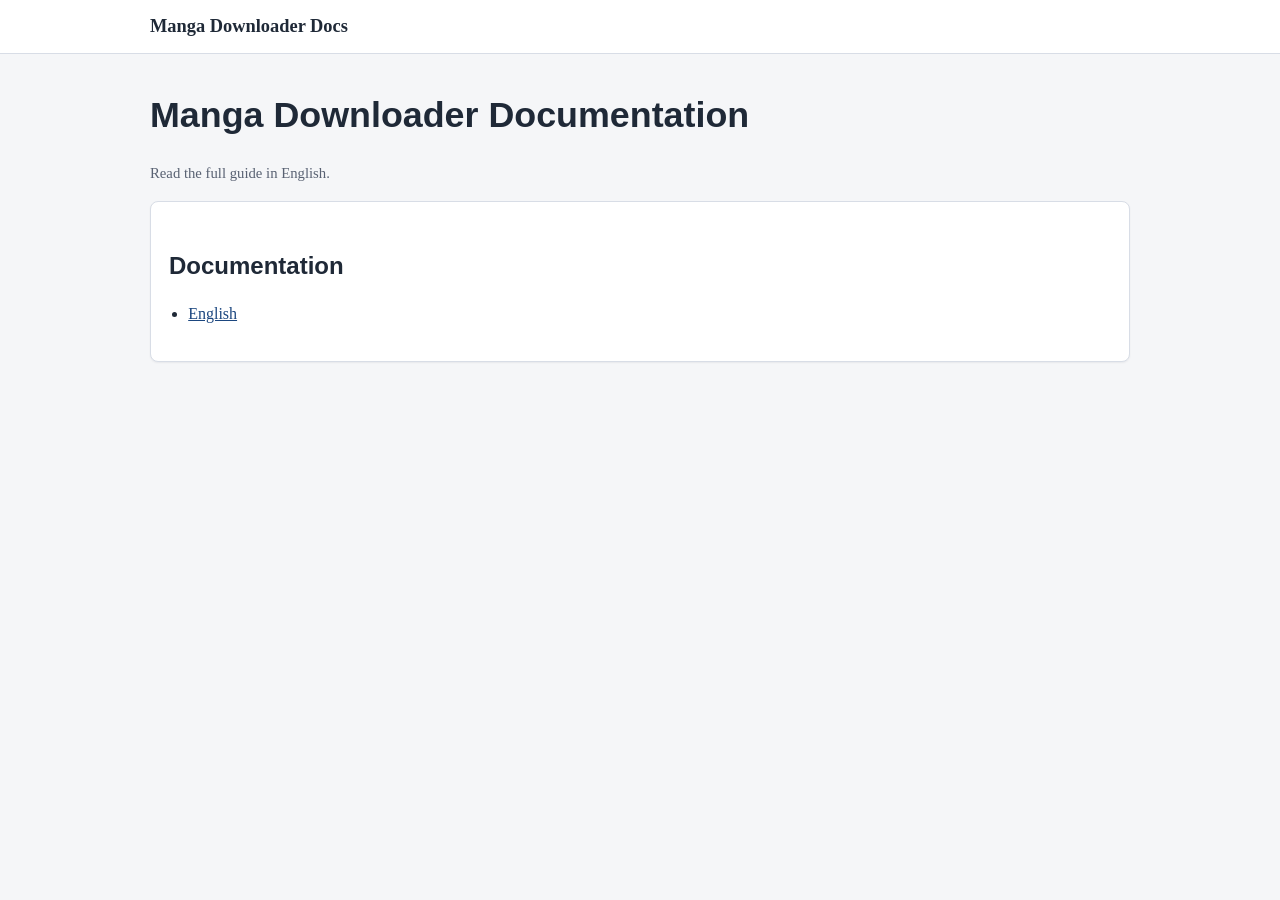
<file: docs/index.html>
<!doctype html>
<html lang="en">
<head>
  <meta charset="utf-8" />
  <meta name="viewport" content="width=device-width,initial-scale=1" />
  <title>Manga Downloader for macOS - Documentation</title>
  <meta name="description" content="Official Manga Downloader documentation: features, setup guide, supported services (manga.in.ua, com-x.life), and troubleshooting." />
  <meta name="keywords" content="manga downloader macOS, manga epub converter, manga.in.ua, com-x.life, GitHub Pages documentation" />
  <meta name="robots" content="index,follow,max-image-preview:large" />
  <link rel="canonical" href="https://slabkin-alexey.github.io/manga-downloader-macos/" />
  <link rel="alternate" hreflang="en" href="https://slabkin-alexey.github.io/manga-downloader-macos/en/" />
  <link rel="alternate" hreflang="x-default" href="https://slabkin-alexey.github.io/manga-downloader-macos/en/" />
  <meta property="og:type" content="website" />
  <meta property="og:title" content="Manga Downloader for macOS - Documentation" />
  <meta property="og:description" content="Read official documentation in English." />
  <meta property="og:url" content="https://slabkin-alexey.github.io/manga-downloader-macos/" />
  <meta property="og:image" content="https://slabkin-alexey.github.io/manga-downloader-macos/assets/images/screenshot-1-v13.png" />
  <meta name="twitter:card" content="summary_large_image" />
  <meta name="twitter:title" content="Manga Downloader for macOS - Documentation" />
  <meta name="twitter:description" content="Official documentation in English." />
  <meta name="twitter:image" content="https://slabkin-alexey.github.io/manga-downloader-macos/assets/images/screenshot-1-v13.png" />
  <link rel="stylesheet" href="./assets/style.css" />
</head>
<body>
<header>
  <nav class="nav">
    <div class="brand">Manga Downloader Docs</div>
  </nav>
</header>
<main class="container">
  <h1>Manga Downloader Documentation</h1>
  <p class="small">Read the full guide in English.</p>

  <section class="card">
    <h2>Documentation</h2>
    <ul>
      <li><a href="./en/">English</a></li>
    </ul>
  </section>
</main>
</body>
</html>
</file>
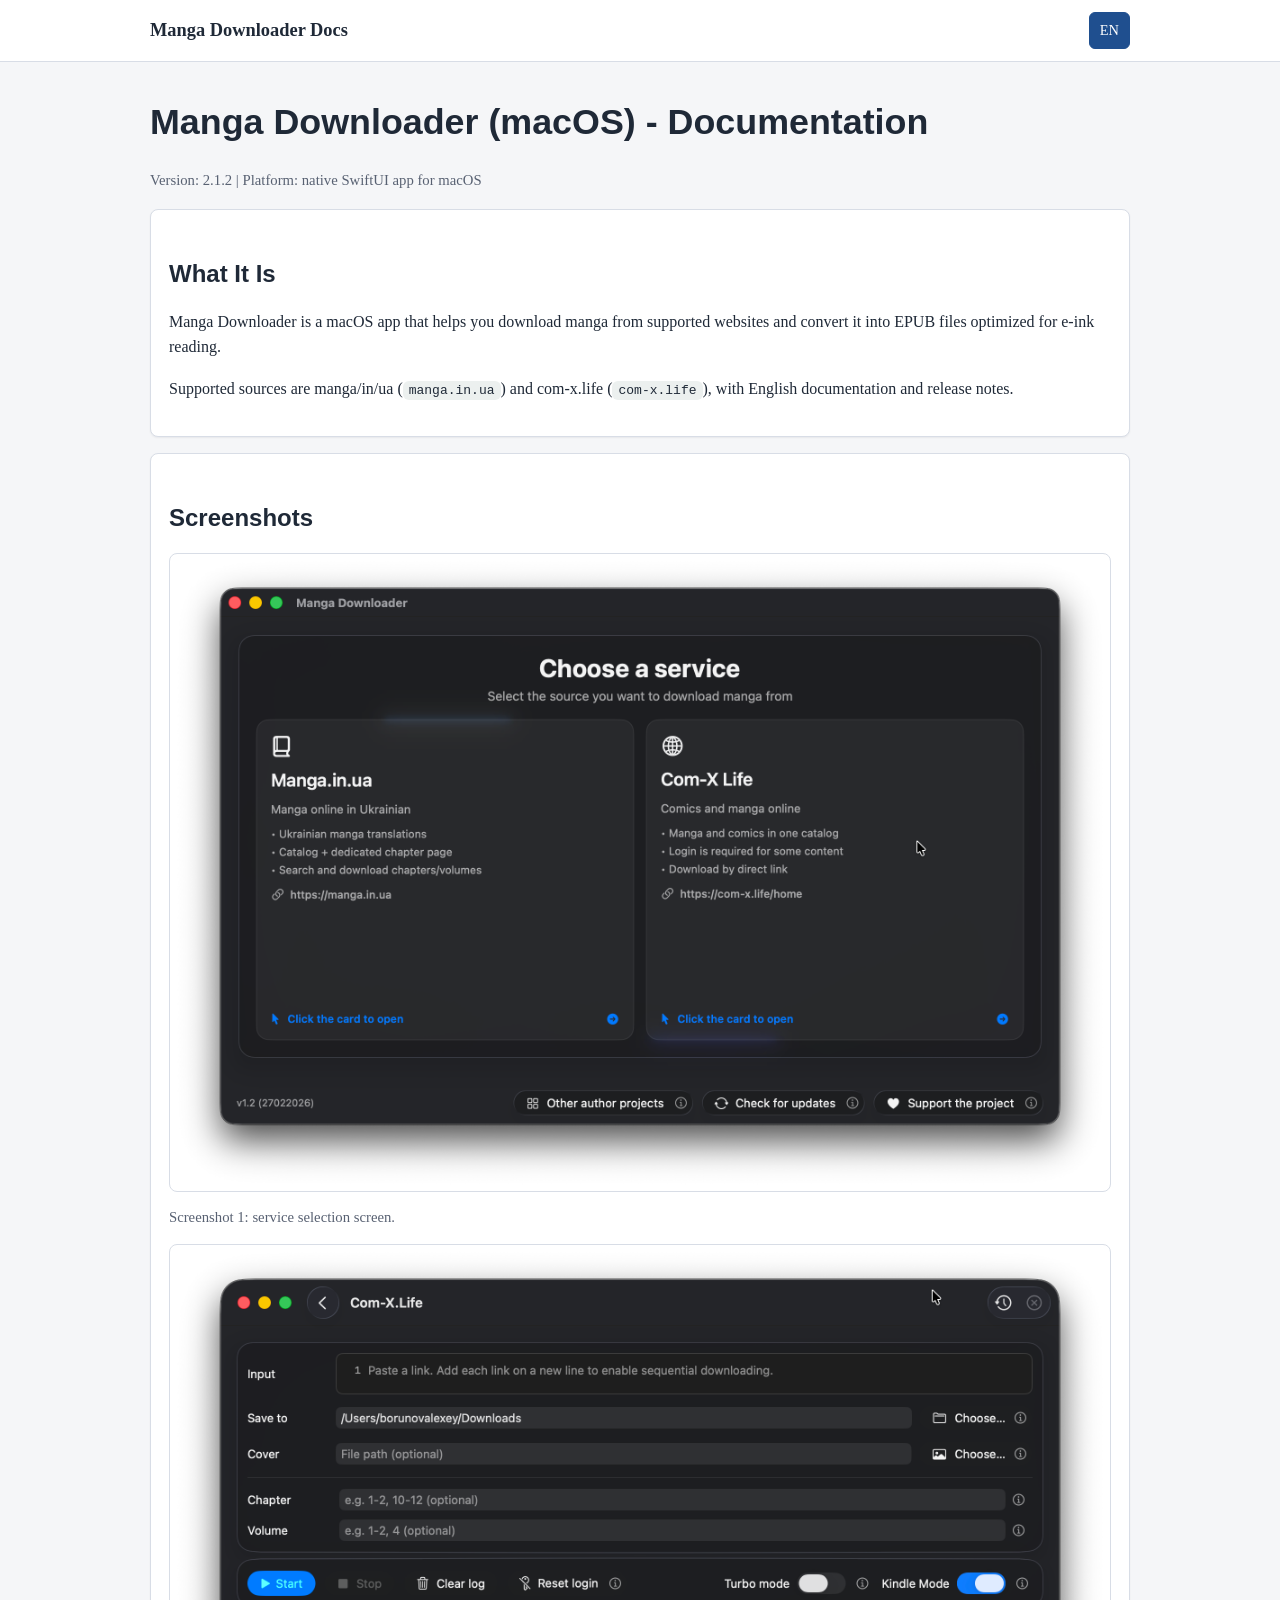
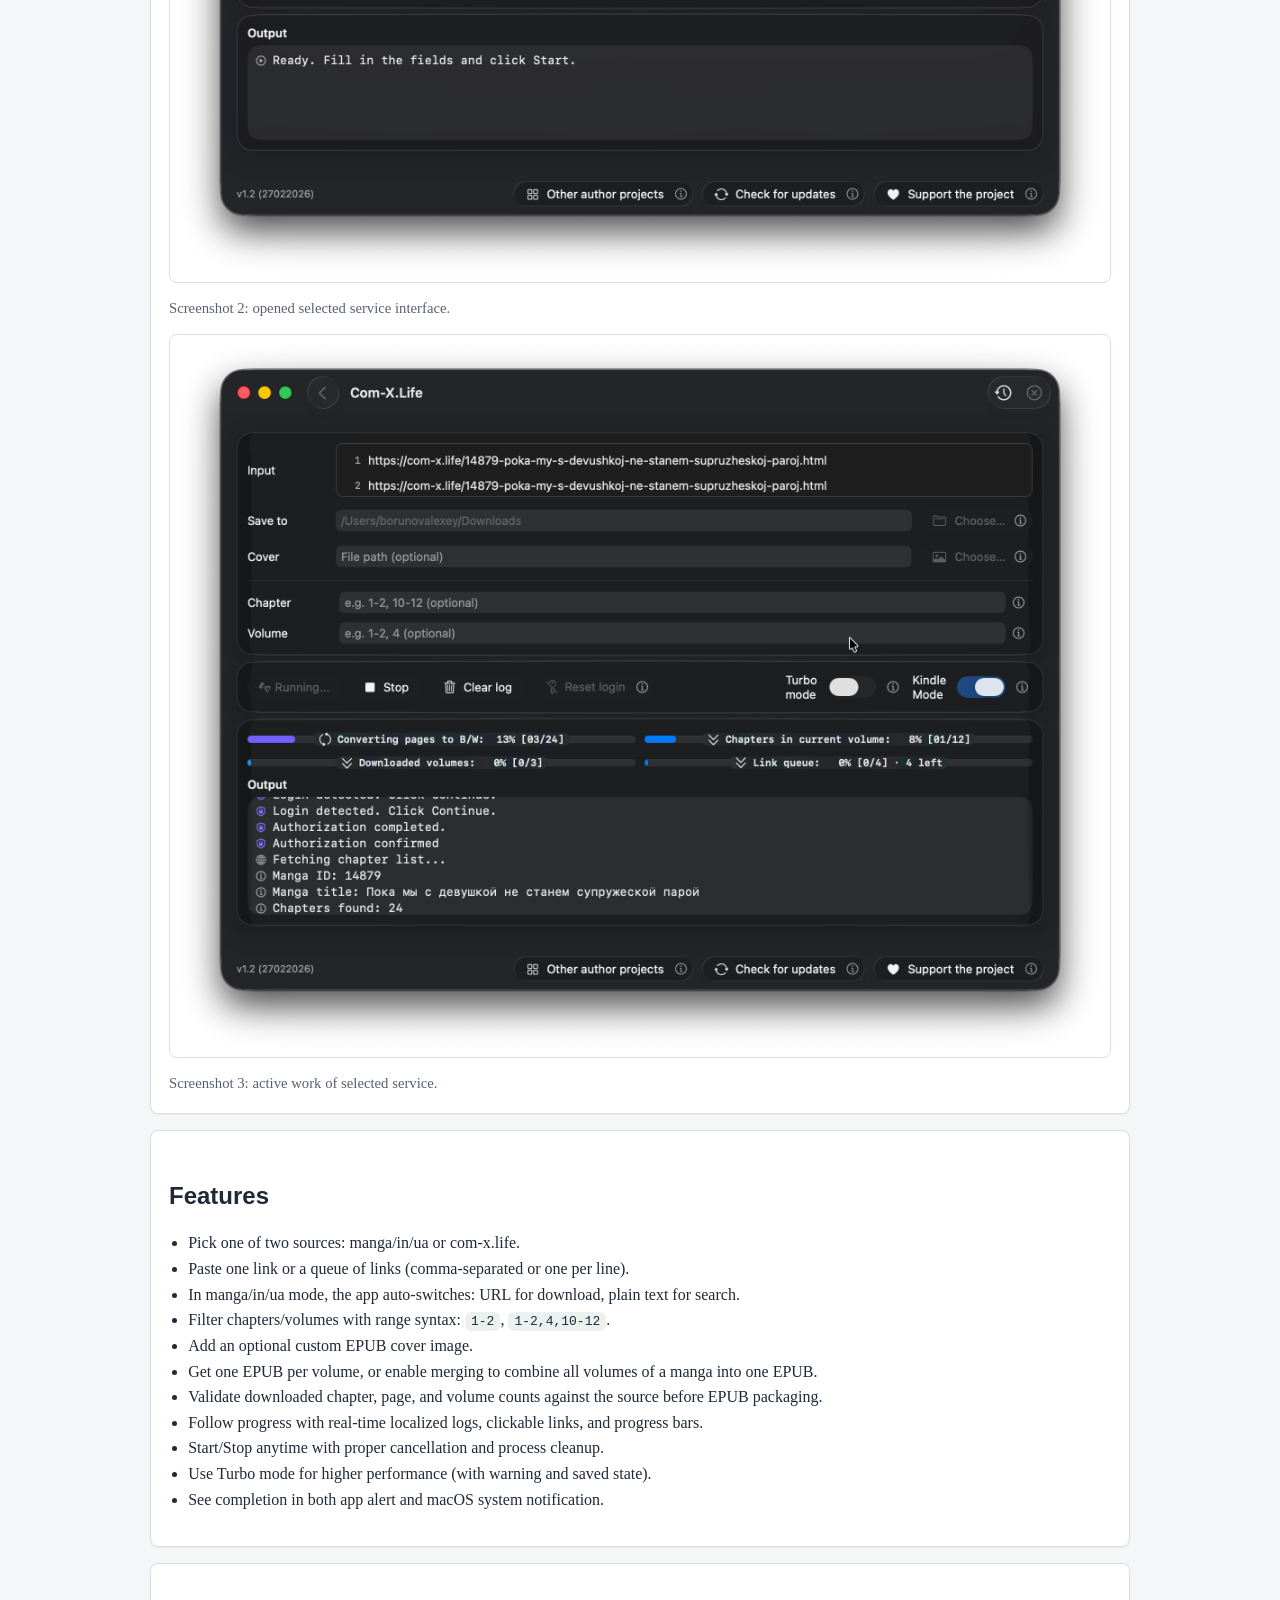
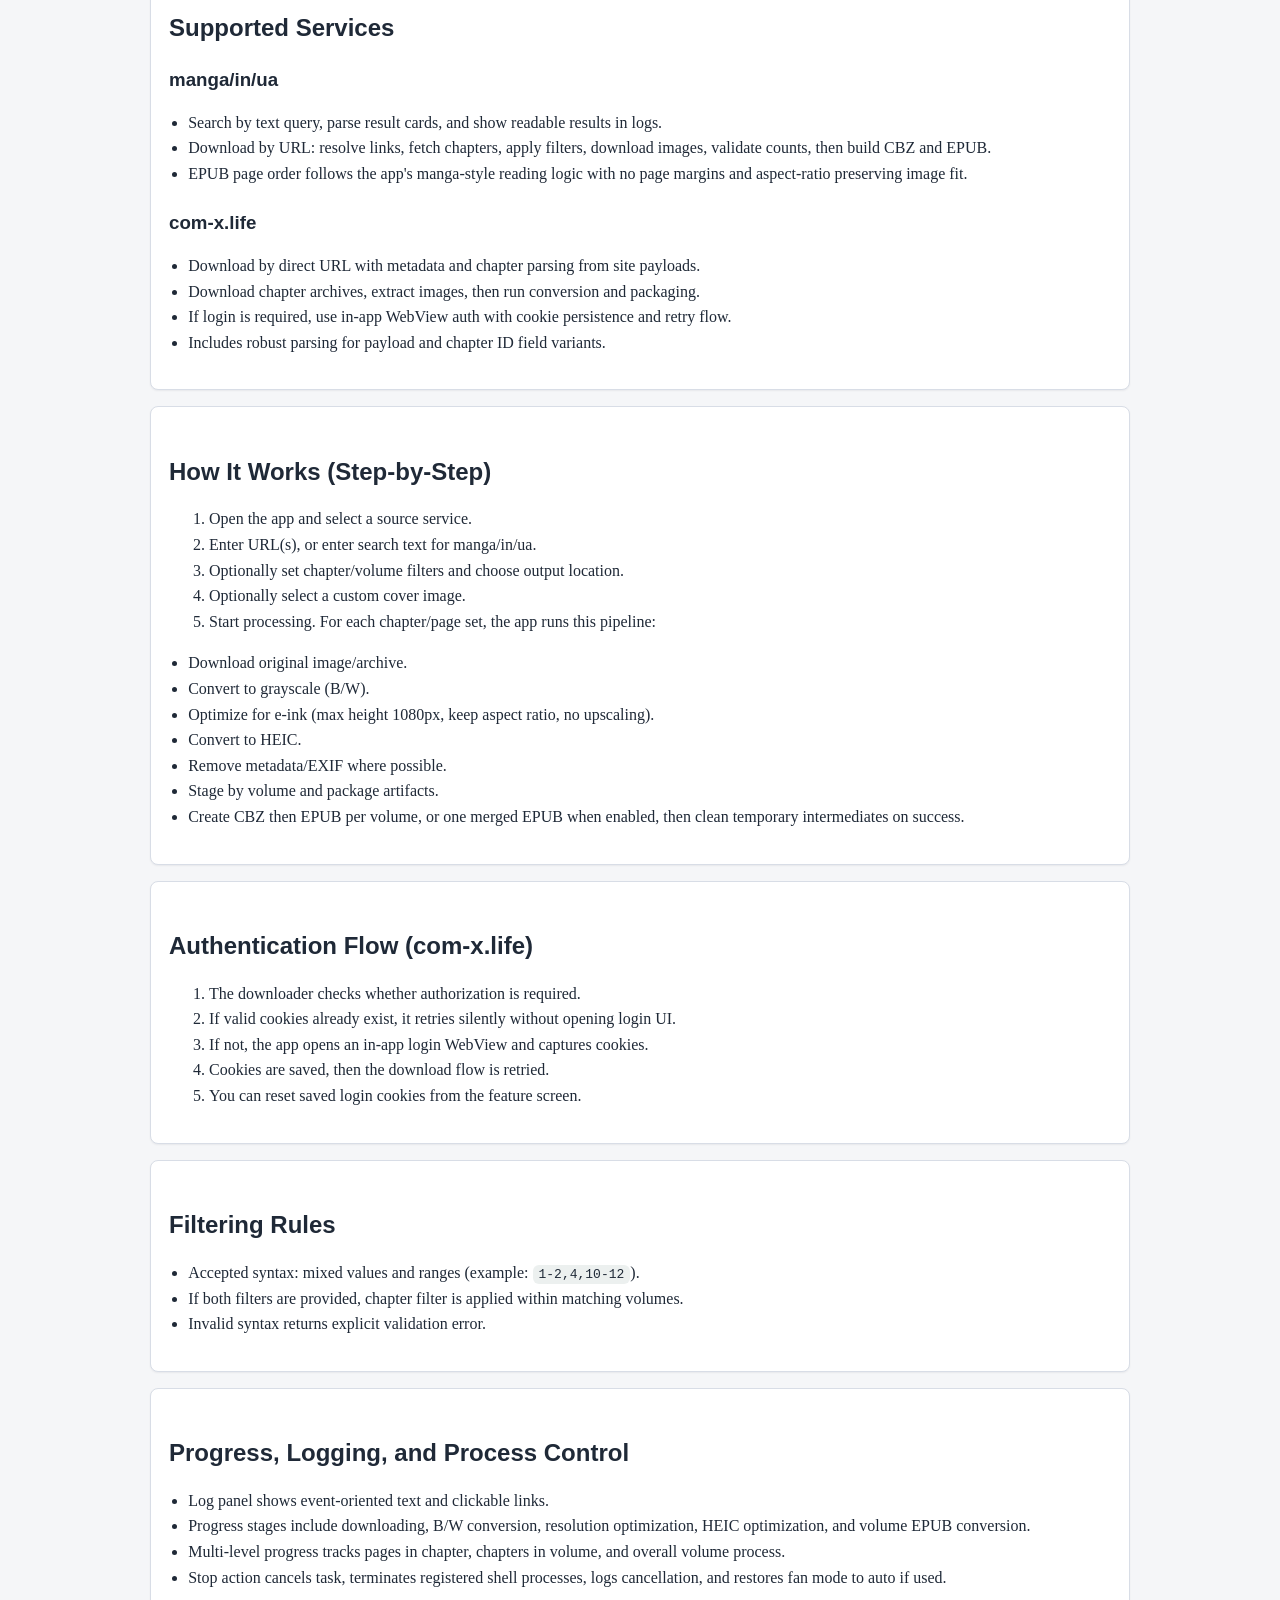
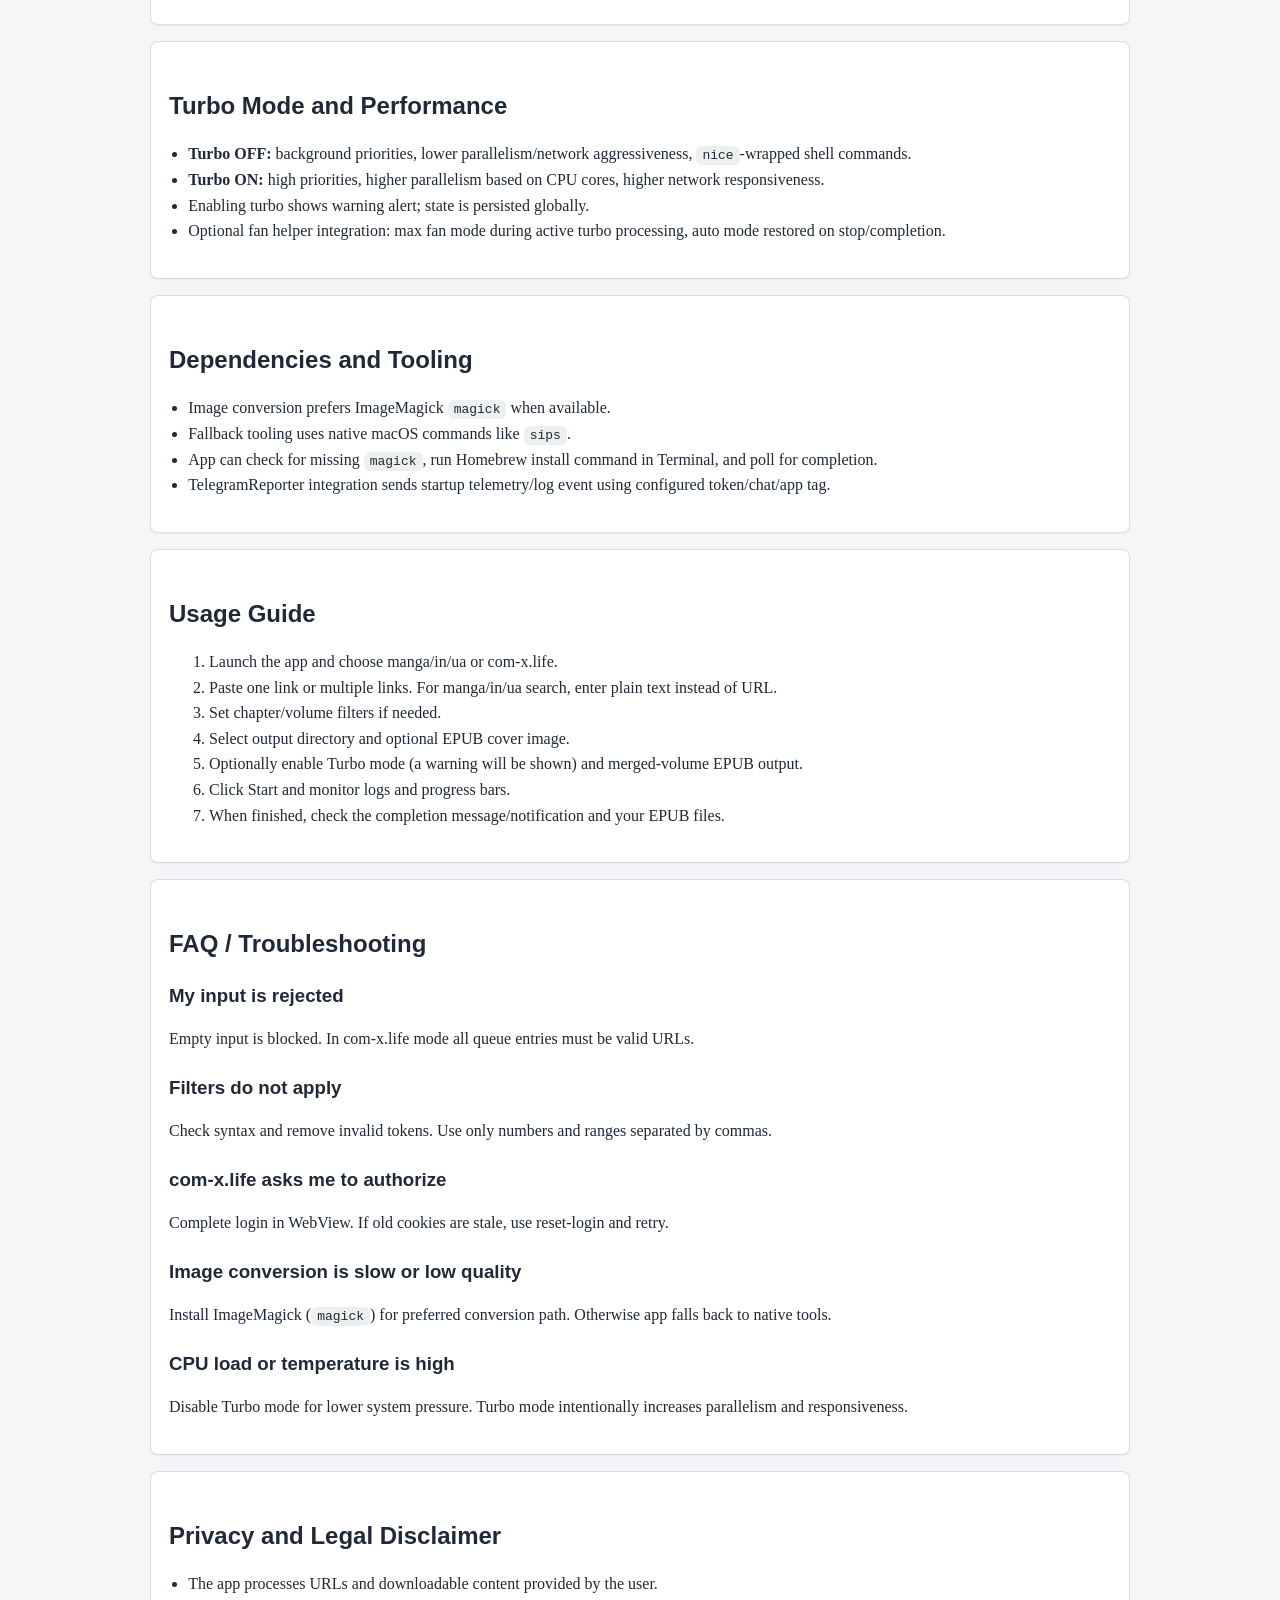
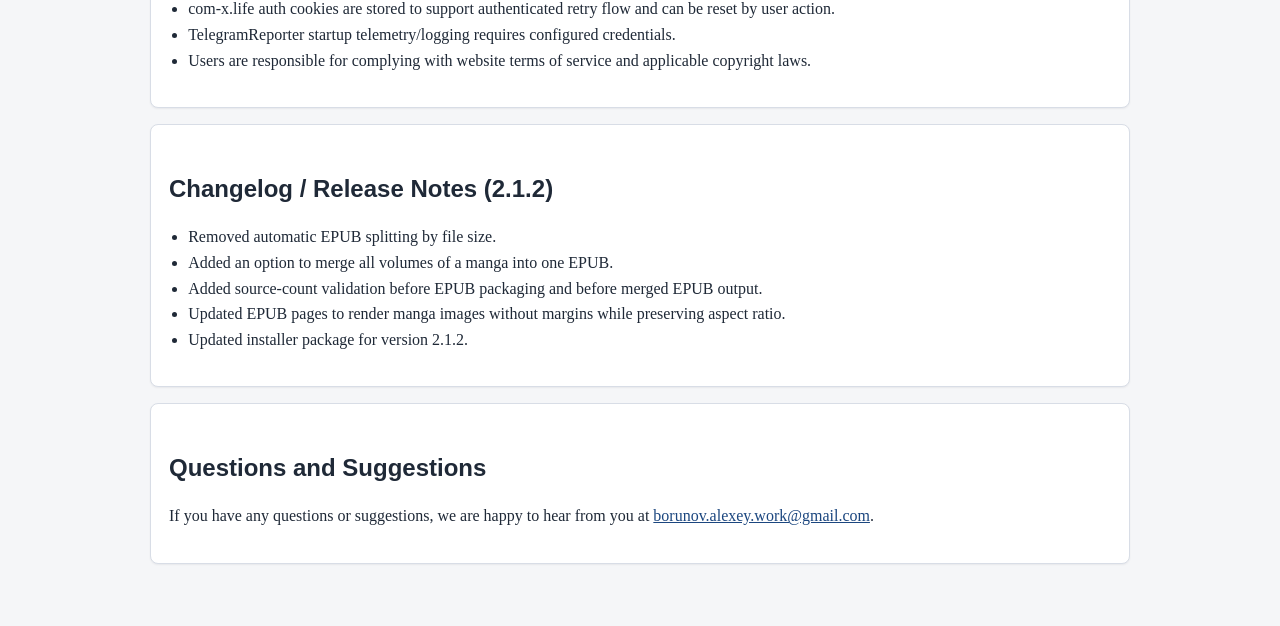
<file: docs/en/index.html>
<!doctype html>
<html lang="en">
<head>
  <meta charset="utf-8" />
  <meta name="viewport" content="width=device-width,initial-scale=1" />
  <title>Manga Downloader for macOS - Documentation (English)</title>
  <meta name="description" content="Manga Downloader for macOS: download manga from manga.in.ua and com-x.life, convert to EPUB for e-ink, and track progress with detailed logs." />
  <meta name="keywords" content="manga downloader macOS, EPUB manga converter, manga.in.ua downloader, com-x.life downloader, e-ink manga epub" />
  <meta name="robots" content="index,follow,max-image-preview:large" />
  <link rel="canonical" href="https://slabkin-alexey.github.io/manga-downloader-macos/en/" />
  <link rel="alternate" hreflang="en" href="https://slabkin-alexey.github.io/manga-downloader-macos/en/" />
  <link rel="alternate" hreflang="x-default" href="https://slabkin-alexey.github.io/manga-downloader-macos/en/" />
  <meta property="og:type" content="website" />
  <meta property="og:title" content="Manga Downloader for macOS - Documentation (English)" />
  <meta property="og:description" content="Download manga from manga.in.ua and com-x.life, convert it to EPUB, and read comfortably on e-ink devices." />
  <meta property="og:url" content="https://slabkin-alexey.github.io/manga-downloader-macos/en/" />
  <meta property="og:site_name" content="Manga Downloader Docs" />
  <meta property="og:image" content="https://slabkin-alexey.github.io/manga-downloader-macos/assets/images/screenshot-1-v13.png" />
  <meta name="twitter:card" content="summary_large_image" />
  <meta name="twitter:title" content="Manga Downloader for macOS - Documentation" />
  <meta name="twitter:description" content="Download manga, convert to EPUB, and track progress in a native macOS app." />
  <meta name="twitter:image" content="https://slabkin-alexey.github.io/manga-downloader-macos/assets/images/screenshot-1-v13.png" />
  <link rel="stylesheet" href="../assets/style.css" />
</head>
<body>
<header>
  <nav class="nav">
    <div class="brand">Manga Downloader Docs</div>
    <div class="lang-switcher" aria-label="Language switcher">
      <a href="../en/" data-lang="en">EN</a>
    </div>
  </nav>
</header>
<main class="container">
  <h1>Manga Downloader (macOS) - Documentation</h1>
  <p class="small">Version: 2.1.2 | Platform: native SwiftUI app for macOS</p>

  <section class="card">
    <h2>What It Is</h2>
    <p>Manga Downloader is a macOS app that helps you download manga from supported websites and convert it into EPUB files optimized for e-ink reading.</p>
    <p>Supported sources are manga/in/ua (<code>manga.in.ua</code>) and com-x.life (<code>com-x.life</code>), with English documentation and release notes.</p>
  </section>

  <section class="card">
    <h2>Screenshots</h2>
    <div class="shots">
      <figure>
        <img src="../assets/images/screenshot-1-v13.png" alt="Screenshot 1: service selection screen" />
        <figcaption class="small">Screenshot 1: service selection screen.</figcaption>
      </figure>
      <figure>
        <img src="../assets/images/screenshot-2-v13.png" alt="Screenshot 2: opened selected service interface" />
        <figcaption class="small">Screenshot 2: opened selected service interface.</figcaption>
      </figure>
      <figure>
        <img src="../assets/images/screenshot-3-v13.png" alt="Screenshot 3: active work of selected service" />
        <figcaption class="small">Screenshot 3: active work of selected service.</figcaption>
      </figure>
    </div>
  </section>

  <section class="card">
    <h2>Features</h2>
    <ul>
      <li>Pick one of two sources: manga/in/ua or com-x.life.</li>
      <li>Paste one link or a queue of links (comma-separated or one per line).</li>
      <li>In manga/in/ua mode, the app auto-switches: URL for download, plain text for search.</li>
      <li>Filter chapters/volumes with range syntax: <code>1-2</code>, <code>1-2,4,10-12</code>.</li>
      <li>Add an optional custom EPUB cover image.</li>
      <li>Get one EPUB per volume, or enable merging to combine all volumes of a manga into one EPUB.</li>
      <li>Validate downloaded chapter, page, and volume counts against the source before EPUB packaging.</li>
      <li>Follow progress with real-time localized logs, clickable links, and progress bars.</li>
      <li>Start/Stop anytime with proper cancellation and process cleanup.</li>
      <li>Use Turbo mode for higher performance (with warning and saved state).</li>
      <li>See completion in both app alert and macOS system notification.</li>
    </ul>
  </section>

  <section class="card">
    <h2>Supported Services</h2>
    <h3>manga/in/ua</h3>
    <ul>
      <li>Search by text query, parse result cards, and show readable results in logs.</li>
      <li>Download by URL: resolve links, fetch chapters, apply filters, download images, validate counts, then build CBZ and EPUB.</li>
      <li>EPUB page order follows the app's manga-style reading logic with no page margins and aspect-ratio preserving image fit.</li>
    </ul>
    <h3>com-x.life</h3>
    <ul>
      <li>Download by direct URL with metadata and chapter parsing from site payloads.</li>
      <li>Download chapter archives, extract images, then run conversion and packaging.</li>
      <li>If login is required, use in-app WebView auth with cookie persistence and retry flow.</li>
      <li>Includes robust parsing for payload and chapter ID field variants.</li>
    </ul>
  </section>

  <section class="card">
    <h2>How It Works (Step-by-Step)</h2>
    <ol>
      <li>Open the app and select a source service.</li>
      <li>Enter URL(s), or enter search text for manga/in/ua.</li>
      <li>Optionally set chapter/volume filters and choose output location.</li>
      <li>Optionally select a custom cover image.</li>
      <li>Start processing. For each chapter/page set, the app runs this pipeline:</li>
    </ol>
    <ul>
      <li>Download original image/archive.</li>
      <li>Convert to grayscale (B/W).</li>
      <li>Optimize for e-ink (max height 1080px, keep aspect ratio, no upscaling).</li>
      <li>Convert to HEIC.</li>
      <li>Remove metadata/EXIF where possible.</li>
      <li>Stage by volume and package artifacts.</li>
      <li>Create CBZ then EPUB per volume, or one merged EPUB when enabled, then clean temporary intermediates on success.</li>
    </ul>
  </section>

  <section class="card">
    <h2>Authentication Flow (com-x.life)</h2>
    <ol>
      <li>The downloader checks whether authorization is required.</li>
      <li>If valid cookies already exist, it retries silently without opening login UI.</li>
      <li>If not, the app opens an in-app login WebView and captures cookies.</li>
      <li>Cookies are saved, then the download flow is retried.</li>
      <li>You can reset saved login cookies from the feature screen.</li>
    </ol>
  </section>

  <section class="card">
    <h2>Filtering Rules</h2>
    <ul>
      <li>Accepted syntax: mixed values and ranges (example: <code>1-2,4,10-12</code>).</li>
      <li>If both filters are provided, chapter filter is applied within matching volumes.</li>
      <li>Invalid syntax returns explicit validation error.</li>
    </ul>
  </section>

  <section class="card">
    <h2>Progress, Logging, and Process Control</h2>
    <ul>
      <li>Log panel shows event-oriented text and clickable links.</li>
      <li>Progress stages include downloading, B/W conversion, resolution optimization, HEIC optimization, and volume EPUB conversion.</li>
      <li>Multi-level progress tracks pages in chapter, chapters in volume, and overall volume process.</li>
      <li>Stop action cancels task, terminates registered shell processes, logs cancellation, and restores fan mode to auto if used.</li>
    </ul>
  </section>

  <section class="card">
    <h2>Turbo Mode and Performance</h2>
    <ul>
      <li><strong>Turbo OFF:</strong> background priorities, lower parallelism/network aggressiveness, <code>nice</code>-wrapped shell commands.</li>
      <li><strong>Turbo ON:</strong> high priorities, higher parallelism based on CPU cores, higher network responsiveness.</li>
      <li>Enabling turbo shows warning alert; state is persisted globally.</li>
      <li>Optional fan helper integration: max fan mode during active turbo processing, auto mode restored on stop/completion.</li>
    </ul>
  </section>

  <section class="card">
    <h2>Dependencies and Tooling</h2>
    <ul>
      <li>Image conversion prefers ImageMagick <code>magick</code> when available.</li>
      <li>Fallback tooling uses native macOS commands like <code>sips</code>.</li>
      <li>App can check for missing <code>magick</code>, run Homebrew install command in Terminal, and poll for completion.</li>
      <li>TelegramReporter integration sends startup telemetry/log event using configured token/chat/app tag.</li>
    </ul>
  </section>

  <section class="card">
    <h2>Usage Guide</h2>
    <ol>
      <li>Launch the app and choose manga/in/ua or com-x.life.</li>
      <li>Paste one link or multiple links. For manga/in/ua search, enter plain text instead of URL.</li>
      <li>Set chapter/volume filters if needed.</li>
      <li>Select output directory and optional EPUB cover image.</li>
      <li>Optionally enable Turbo mode (a warning will be shown) and merged-volume EPUB output.</li>
      <li>Click Start and monitor logs and progress bars.</li>
      <li>When finished, check the completion message/notification and your EPUB files.</li>
    </ol>
  </section>

  <section class="card">
    <h2>FAQ / Troubleshooting</h2>
    <h3>My input is rejected</h3>
    <p>Empty input is blocked. In com-x.life mode all queue entries must be valid URLs.</p>
    <h3>Filters do not apply</h3>
    <p>Check syntax and remove invalid tokens. Use only numbers and ranges separated by commas.</p>
    <h3>com-x.life asks me to authorize</h3>
    <p>Complete login in WebView. If old cookies are stale, use reset-login and retry.</p>
    <h3>Image conversion is slow or low quality</h3>
    <p>Install ImageMagick (<code>magick</code>) for preferred conversion path. Otherwise app falls back to native tools.</p>
    <h3>CPU load or temperature is high</h3>
    <p>Disable Turbo mode for lower system pressure. Turbo mode intentionally increases parallelism and responsiveness.</p>
  </section>

  <section class="card">
    <h2>Privacy and Legal Disclaimer</h2>
    <ul>
      <li>The app processes URLs and downloadable content provided by the user.</li>
      <li>com-x.life auth cookies are stored to support authenticated retry flow and can be reset by user action.</li>
      <li>TelegramReporter startup telemetry/logging requires configured credentials.</li>
      <li>Users are responsible for complying with website terms of service and applicable copyright laws.</li>
    </ul>
  </section>

  <section class="card">
    <h2>Changelog / Release Notes (2.1.2)</h2>
    <ul>
      <li>Removed automatic EPUB splitting by file size.</li>
      <li>Added an option to merge all volumes of a manga into one EPUB.</li>
      <li>Added source-count validation before EPUB packaging and before merged EPUB output.</li>
      <li>Updated EPUB pages to render manga images without margins while preserving aspect ratio.</li>
      <li>Updated installer package for version 2.1.2.</li>
    </ul>
  </section>

  <section class="card">
    <h2>Questions and Suggestions</h2>
    <p>If you have any questions or suggestions, we are happy to hear from you at <a href="mailto:borunov.alexey.work@gmail.com">borunov.alexey.work@gmail.com</a>.</p>
  </section>

</main>
<script src="../assets/lang.js"></script>
</body>
</html>
</file>
<file: docs/assets/style.css>
:root {
  --bg: #f5f6f8;
  --surface: #ffffff;
  --text: #1f2937;
  --muted: #586172;
  --accent: #1f4f8f;
  --accent-2: #1b467f;
  --border: #d8dde6;
}

* {
  box-sizing: border-box;
}

body {
  margin: 0;
  font-family: "Georgia", "Times New Roman", serif;
  color: var(--text);
  background: var(--bg);
  line-height: 1.6;
}

.container {
  width: min(980px, 92vw);
  margin: 0 auto;
  padding: 24px 0 48px;
}

header {
  background: var(--surface);
  border-bottom: 1px solid var(--border);
}

.nav {
  width: min(980px, 92vw);
  margin: 0 auto;
  display: flex;
  gap: 16px;
  align-items: center;
  justify-content: space-between;
  padding: 12px 0;
}

.brand {
  font-weight: 700;
  font-size: 1.15rem;
}

.lang-switcher {
  display: flex;
  gap: 8px;
  flex-wrap: wrap;
}

.lang-switcher a {
  text-decoration: none;
  color: var(--accent-2);
  border: 1px solid var(--border);
  background: var(--surface);
  border-radius: 6px;
  padding: 6px 10px;
  font-size: 0.9rem;
}

.lang-switcher a.active {
  background: var(--accent);
  color: #fff;
  border-color: var(--accent);
}

h1, h2, h3 {
  line-height: 1.25;
  margin-top: 1.3em;
  font-family: "Avenir Next", "Segoe UI", sans-serif;
}

h1 {
  margin-top: 0.4em;
  font-size: clamp(1.7rem, 2.8vw, 2.3rem);
}

.card {
  background: var(--surface);
  border: 1px solid var(--border);
  border-radius: 8px;
  padding: 18px;
  margin: 16px 0;
  box-shadow: 0 1px 2px rgba(15, 23, 42, 0.06);
}

ul {
  padding-left: 1.2rem;
}

code {
  background: #ecf0ef;
  border-radius: 6px;
  padding: 2px 6px;
}

a {
  color: var(--accent-2);
}

img {
  max-width: 100%;
  height: auto;
  border: 1px solid var(--border);
  border-radius: 8px;
}

.shots {
  display: grid;
  grid-template-columns: 1fr;
  gap: 14px;
}

figure {
  margin: 0;
}

figcaption {
  margin-top: 6px;
}

.small {
  color: var(--muted);
  font-size: 0.92rem;
}

footer {
  margin-top: 26px;
  padding-top: 16px;
  border-top: 1px solid var(--border);
  color: var(--muted);
}

@media (max-width: 700px) {
  .nav {
    flex-direction: column;
    align-items: flex-start;
  }

  .container {
    padding-top: 16px;
  }
}
</file>
